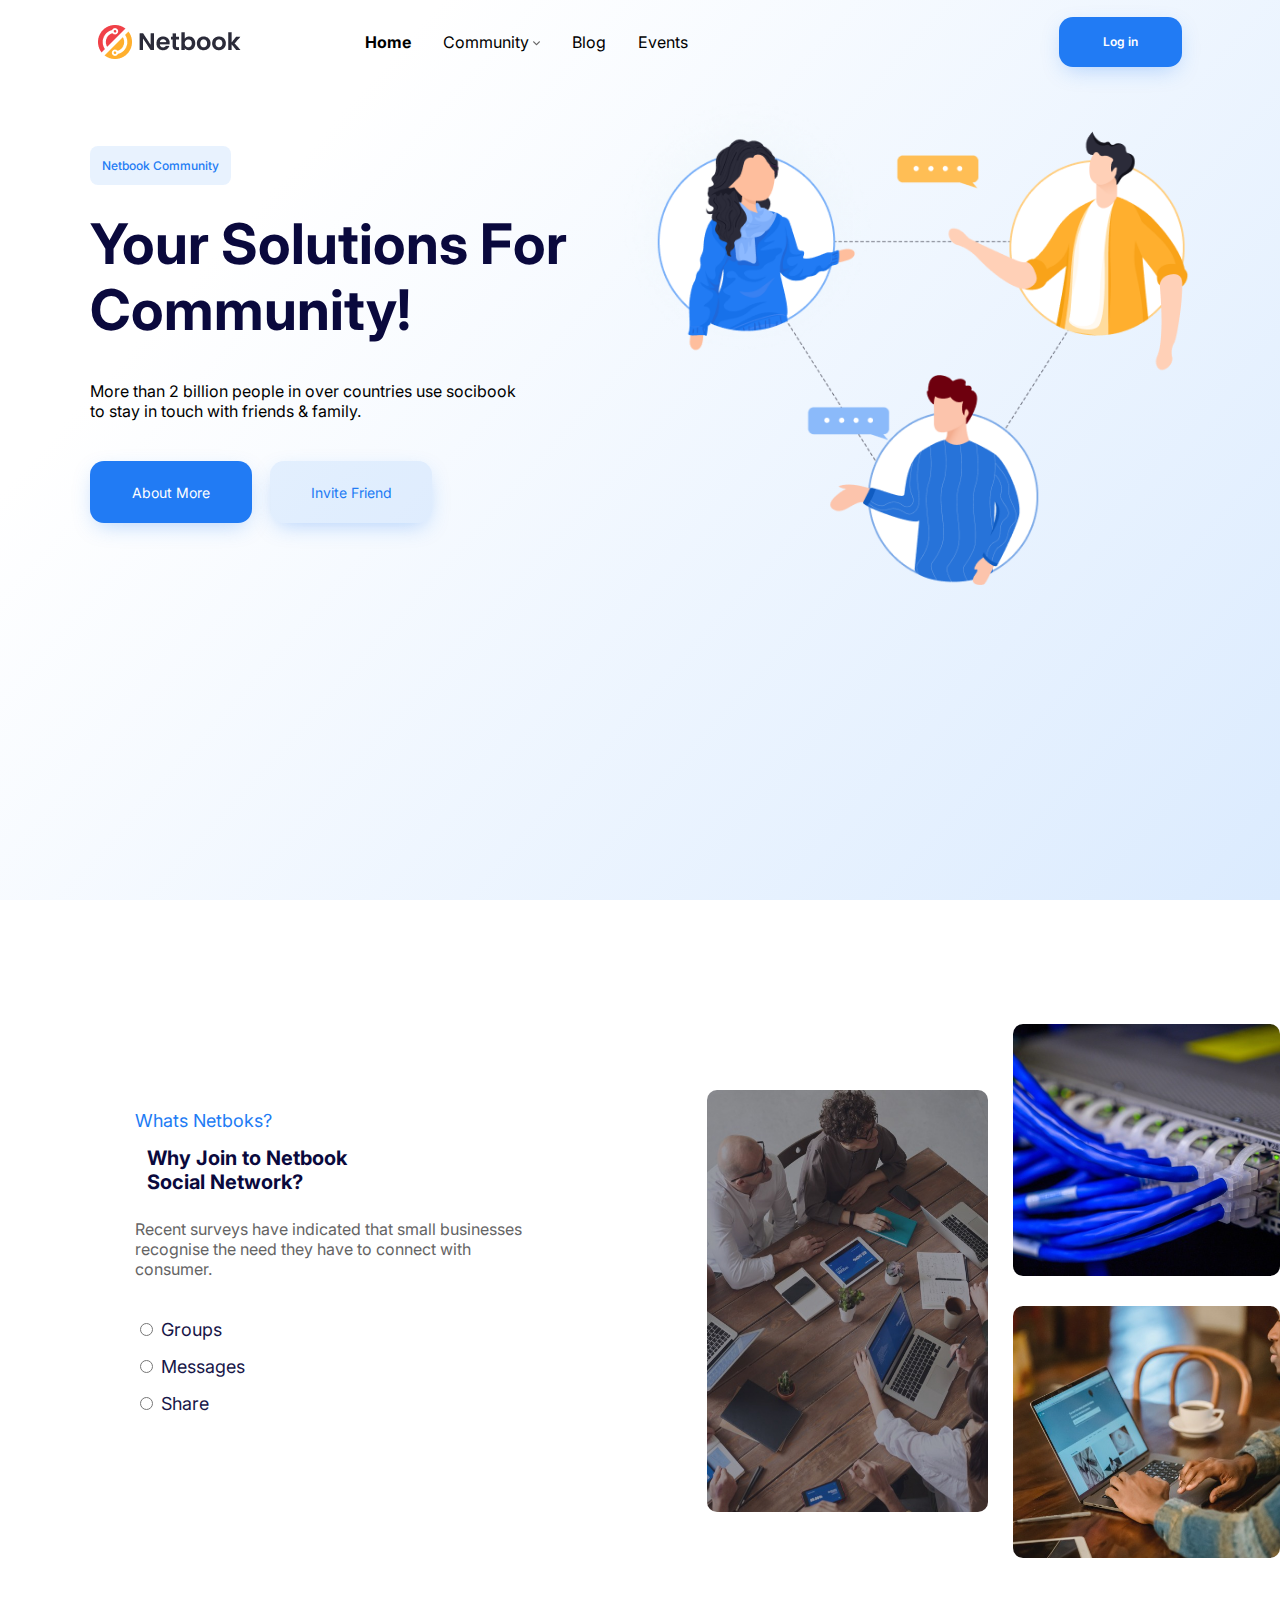
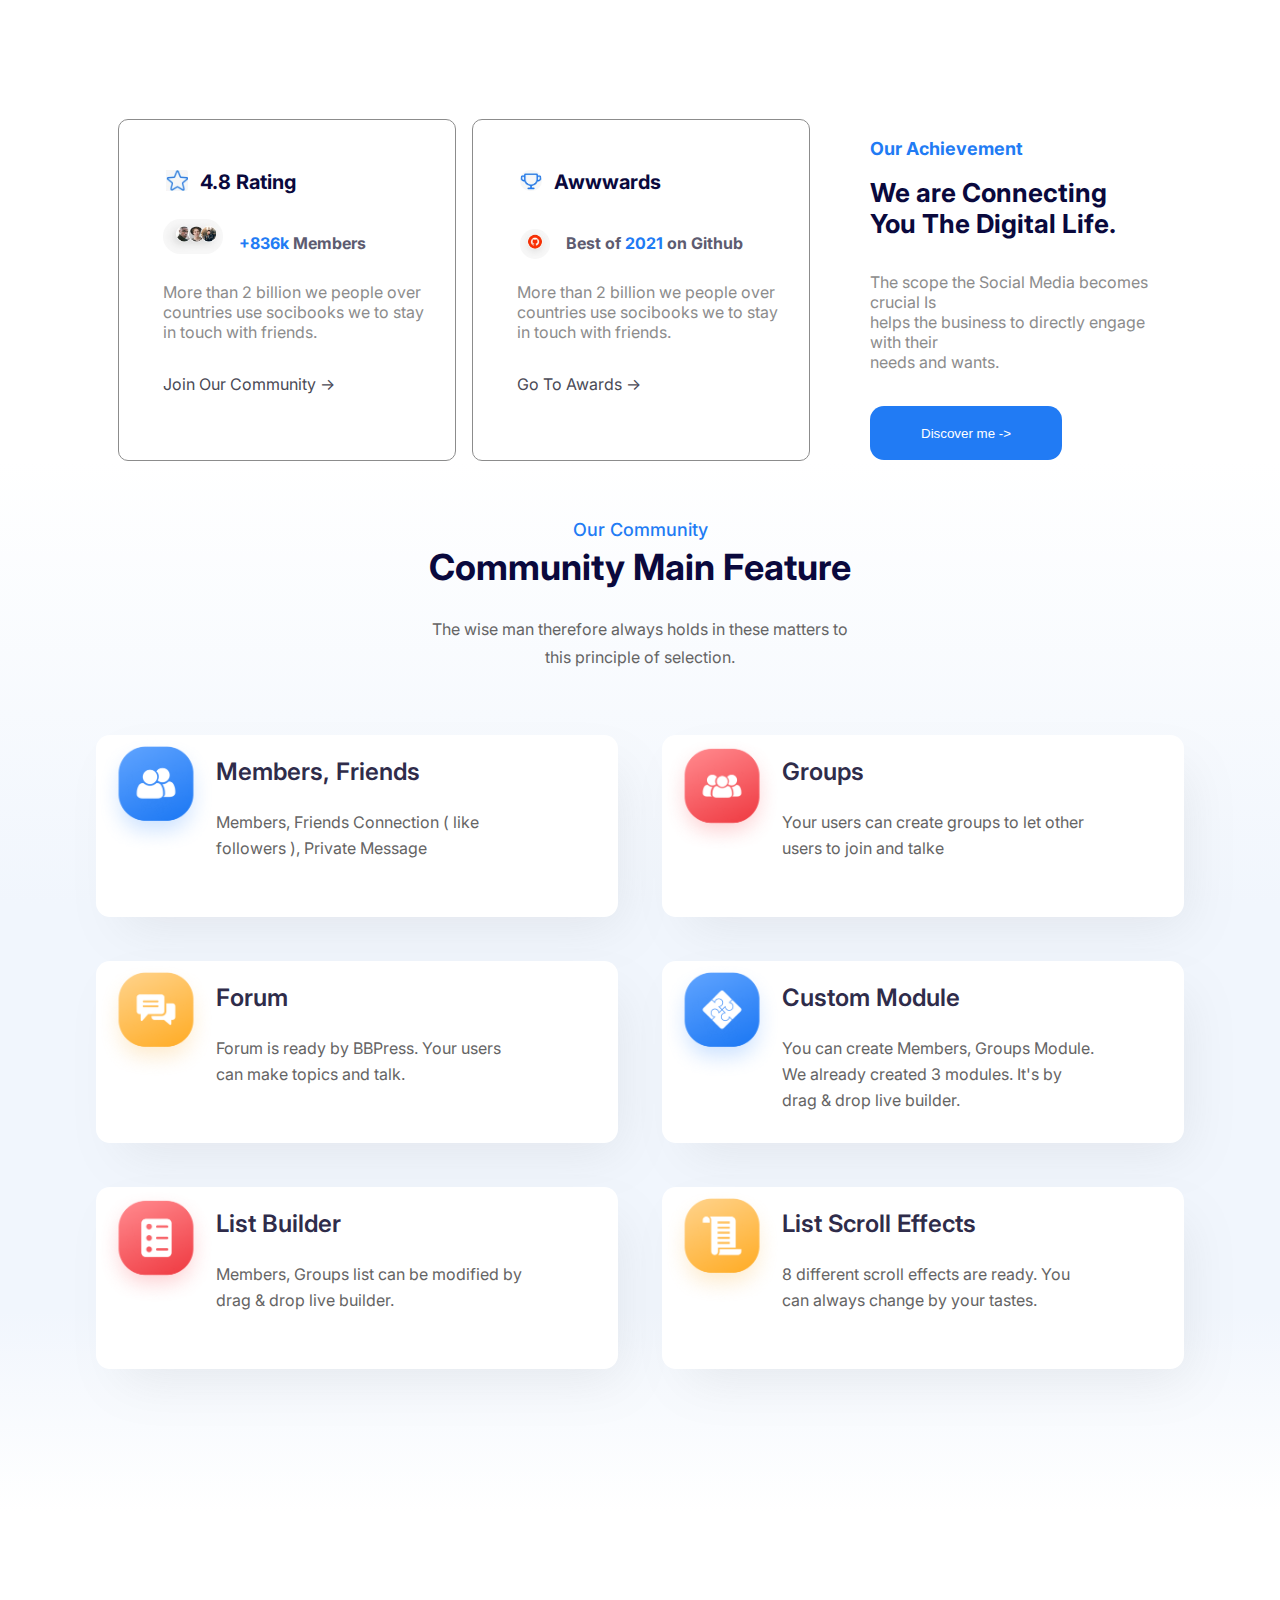
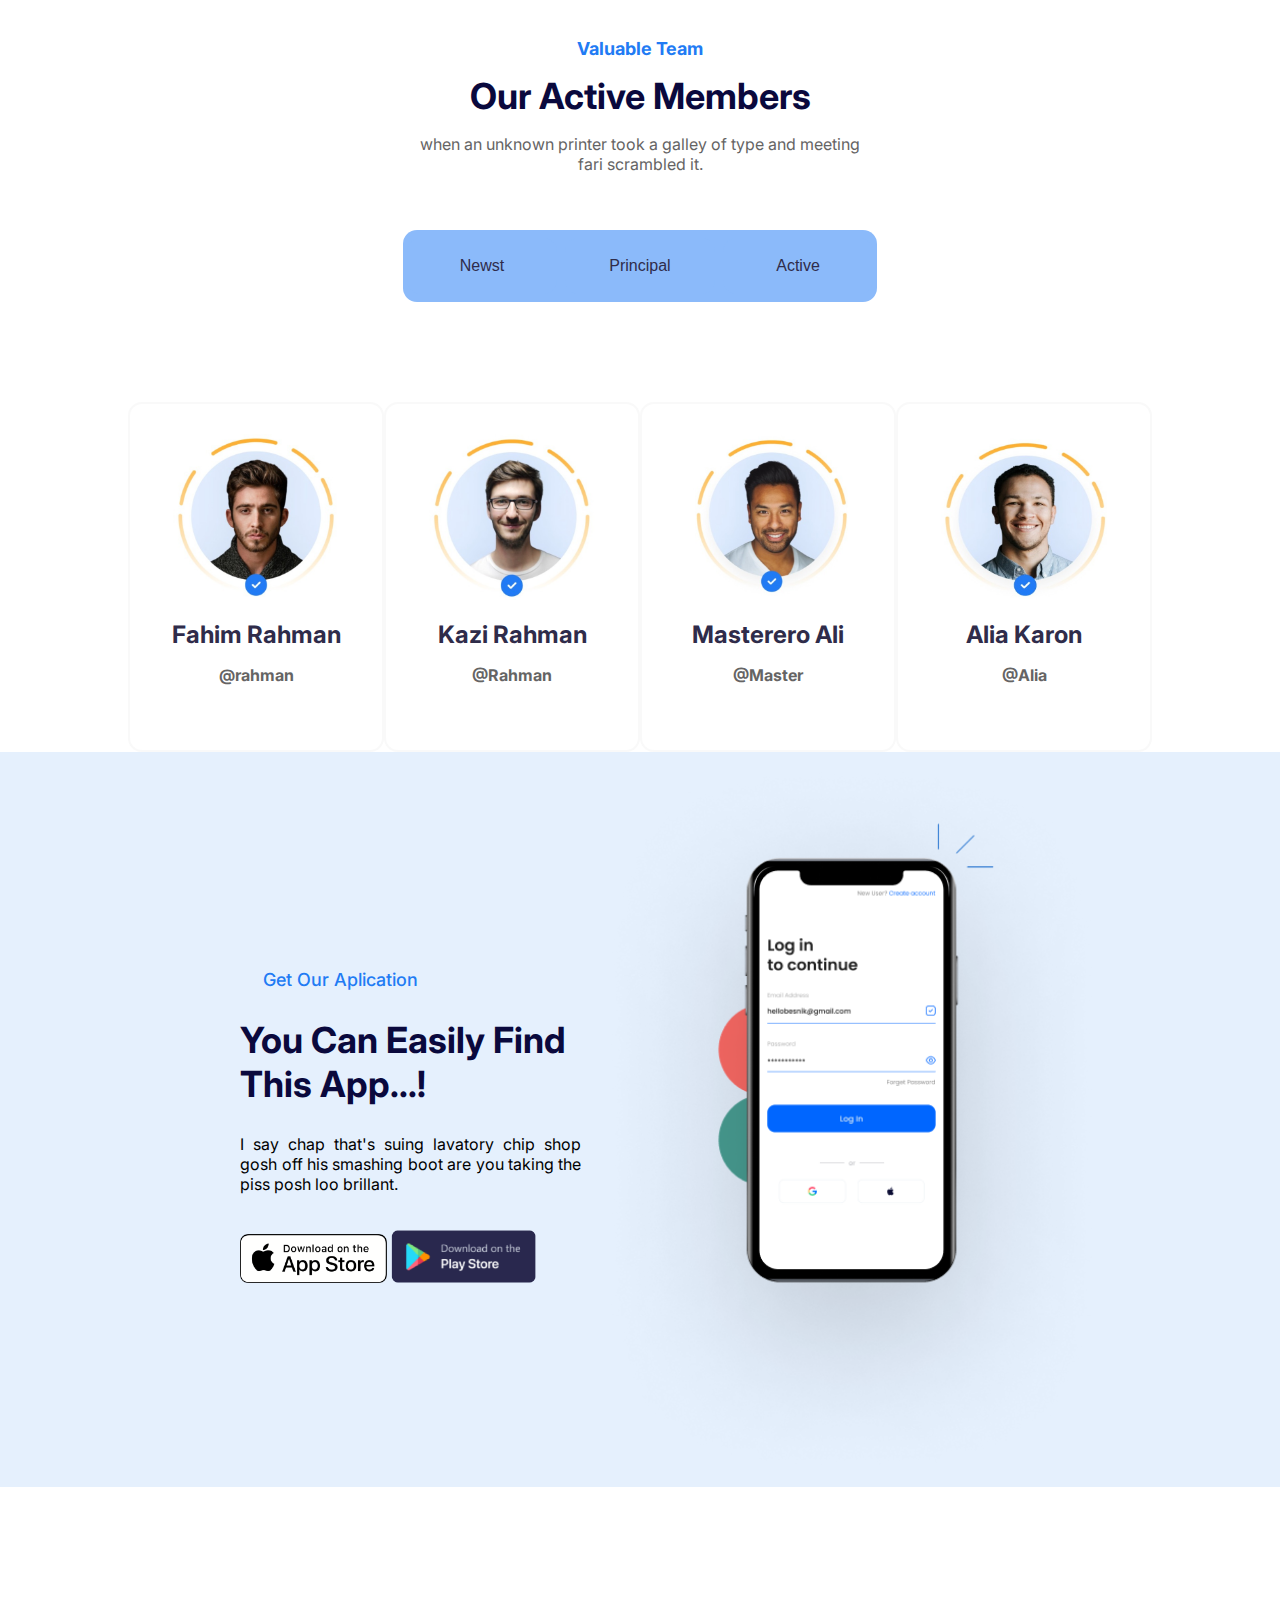
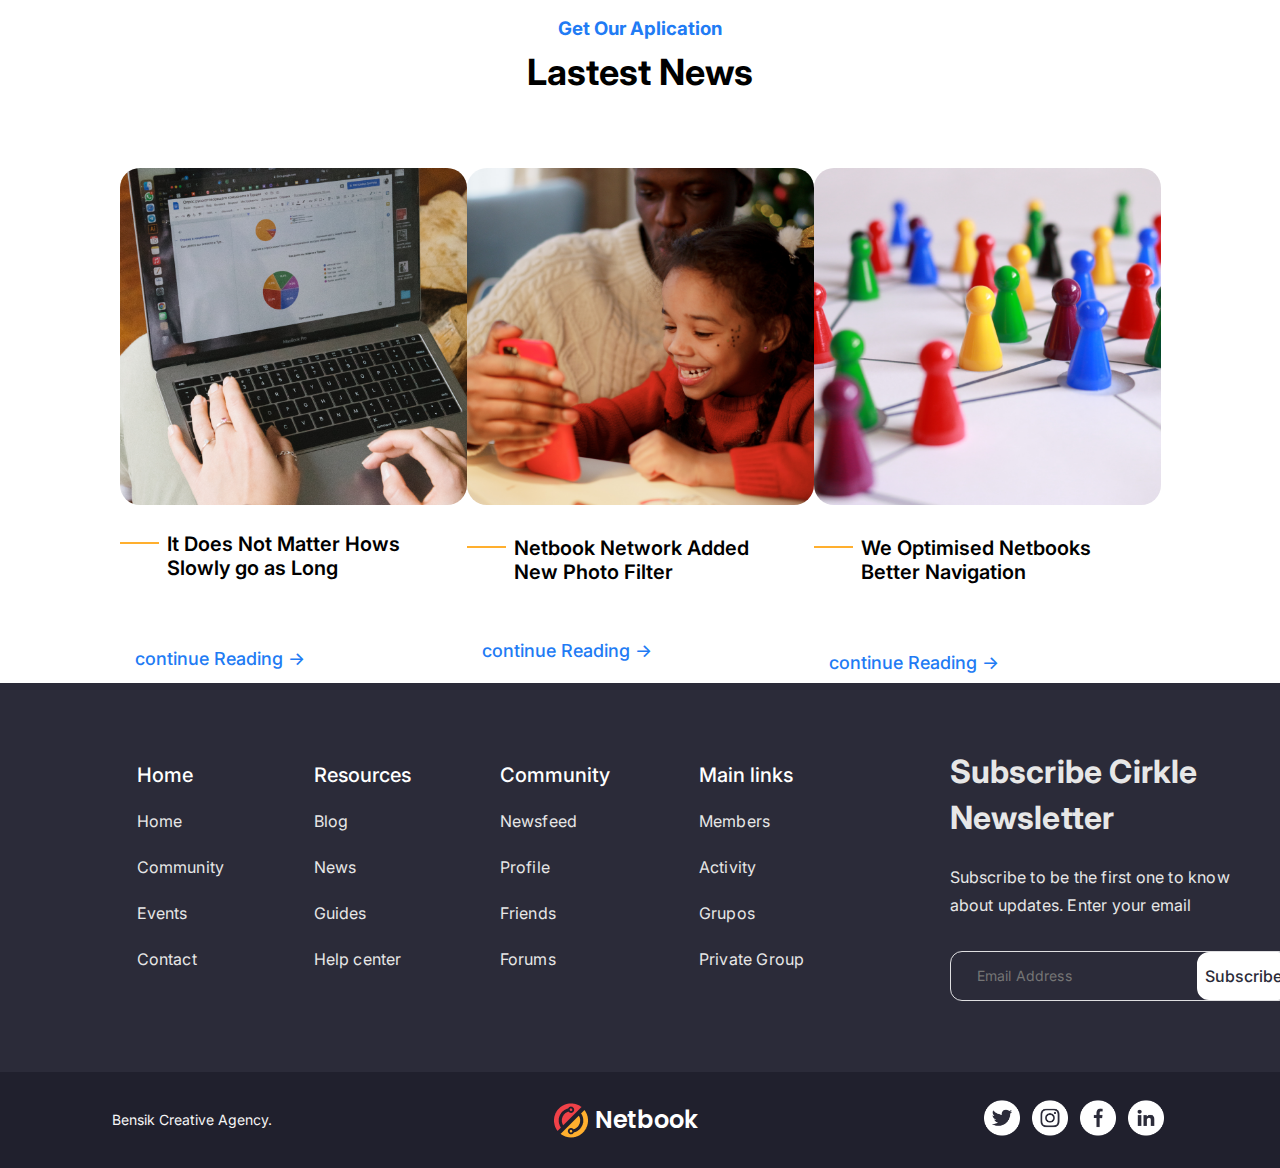
<file: index.html>
<!DOCTYPE html>
<html lang="en">

<head>
    <meta charset="UTF-8">
    <meta http-equiv="X-UA-Compatible" content="IE=edge">
    <meta name="viewport" content="width=device-width, initial-scale=1.0">
    <title>Netbook</title>
    <link rel="stylesheet" href="style.css">
</head>

<body>
    <!--criada section  primaria para definir tamanho e colocar a cor do background, depois a header que ira conter a logo e os botoes e por fim uma div para alinhar a logo-->
    <section class="sectionprimaria">
        <header class="header">
            <div class="alinharlogo">
                <img class="logo" src="img/logonetbook.png" alt="logo">
                <nav>
                    <ul>
                        <li data-gap="2"><strong>Home</strong></li>
                        <li data-gap="3">Community <img class="setacommunity" src="img/setaparabaixo.png"></li>
                        <li data-gap="4">Blog</li>
                        <li data-gap="5">Events</li>
                    </ul>
                </nav>
            </div>
            <a href="#" class="botaonav">Log in</a>
        </header>
        <!--criada div home que ira conter 2 divs em coluna dentro uma com os botoes o titulo e um texto e outra div para imagem-->
        <div class="home">
            <div class="colunadebotoesetitulo">
                <a href="#" class="botaonetcommunity">
                    Netbook Community
                </a>
                <H1 class="titulohome">Your Solutions For<br> Community!</H1>
                <p class="pdahome">More than 2 billion people in over countries use socibook<br> to stay in touch with
                    friends & family.
                </p>
                <div class="botoeshome">
                    <a href="#" class="botaoaboutmore">About More</a>
                    <a href="#" class="invitefriend">Invite Friend</a>
                </div>
            </div>
            <div>
                <img class="imagemhome" src="img/3avatar.png" alt="logohome">
            </div>

    </section>

    <!-- html da parte sobre nos-->

    <section id="article">
        <div id="principal">
            <p id="pergunta"> Whats Netboks?</p>
            <h1 id="titulo"> Why Join to Netbook<br>
                Social Network?</h1>
            <p id="paragrafo"> Recent surveys have indicated that small businesses<br>
                recognise the need they have to connect with<br>
                consumer.</p>
            <ul id="lista">
                <li id="li">
                    <input type="radio" id="botaoradiosobrenos" name="btn-group">
                    <label for="botao">Groups</label>
                </li>
                <li id="li">
                    <input type="radio" id="botaoradiosobrenos" name="btn-group">
                    <label for="botao">Messages</label>
                </li>
                <li id="li">
                    <input type="radio" id="botaoradiosobrenos" name="btn-group">
                    <label for="botao">Share</label>
                </li>
            </ul>


        </div>

        <div id="centro">
            <img id="img-centro" src="./img/img (3).jpeg">
        </div>

        <div id="div-img">
            <img id="imagem-div" src="./img/img (1).jpeg">
            <img id="imagem-div" src="./img/img (2).jpeg">
        </div>

    </section>

    <!--html parte avaliacoes-->

    <section id="sectionavaliacoes">
        <div id="div2">
            <div class="header1">
                <img id="estrela" src="./img/estrela.jpeg">
                <h2 id="titulo"> 4.8 Rating</h2>
            </div>
            <div class="header1">
                <img id="perfil" src="./img/perfil.jpeg">
                <h2 id="subtitulo"> <span class="destaque">+836k</span> Members</h2>
            </div>

            <p id="paragrafo1">More than 2 billion we people over<br>
                countries use socibooks we to stay<br>
                in touch with friends.</p>

            <p id="footer2"> Join Our Community -></p>
        </div>

        <div id="div2">
            <div class="header1">
                <img id="trofeu" src="./img/trofeu.jpeg">
                <h2 id="titulo"> Awwwards</h2>
            </div>
            <div class="header1">
                <img id="git" src="./img/git.jpeg">
                <h2 id="subtitulo"> Best of <span class="destaque">2021</span> on Github</h2>
            </div>

            <p id="paragrafo1">More than 2 billion we people over<br>
                countries use socibooks we to stay<br>
                in touch with friends.</p>

            <p id="footer2"> Go To Awards -></p>
        </div>

        <div id="div3">

            <h3 id="subtitulo3"> Our Achievement </h3>
            <h1 id="titulo3"> We are Connecting <br>
                You The Digital Life.</h2>

                <p id="paragrafo1">The scope the Social Media becomes crucial Is<br>
                    helps the business to directly engage with their<br>
                    needs and wants.</p>

                <button id="botao"> Discover me -></button>
        </div>
    </section>

    <!--html parte comunidade-->

    <section class="comunidade">
        <h3 class="comunidade__titulo--top">Our Community</h3>
        <h2 class="comunidade__titulo--principal">Community Main Feature</h2>
        <article class="comunidade__titulo--sub-titulo">The wise man therefore always holds in these matters to
            this
            principle of selection.
        </article>

        <section class="comunidade__opcoes">

            <div class="comunidade__opcao--organizacao-itens">
                <div class="comunidade__opcao--background">
                    <img src="./img/members.png" alt="membros" class="comunidade__opcao--icone">
                    <div class="comunidade__opcao--organizacao">
                        <h3 class="comunidade__opcao--titulo">Members, Friends</h3>
                        <article class="comunidade__opcao--texto">Members, Friends Connection ( like followers
                            ),
                            Private Message
                        </article>
                    </div>
                </div>


                <div class="comunidade__opcao--background">
                    <img src="./img/groups.png" alt="grupos" class="comunidade__opcao--icone">
                    <div class="comunidade__opcao--organizacao">
                        <h3 class="comunidade__opcao--titulo">Groups</h3>
                        <article class="comunidade__opcao--texto">Your users can create groups to let other
                            users to
                            join and talke</article>
                    </div>
                </div>
            </div>

            <div class="comunidade__opcao--organizacao-itens">
                <div class="comunidade__opcao--background">
                    <img src="./img/forum.png" alt="forum" class="comunidade__opcao--icone">
                    <div class="comunidade__opcao--organizacao">
                        <h3 class="comunidade__opcao--titulo">Forum</h3>
                        <article class="comunidade__opcao--texto">Forum is ready by BBPress. Your users can make
                            topics and talk.</article>
                    </div>
                </div>

                <div class="comunidade__opcao--background">
                    <img src="./img/costum.png" alt="custom" class="comunidade__opcao--icone">
                    <div class="comunidade__opcao--organizacao">
                        <h3 class="comunidade__opcao--titulo">Custom Module</h3>
                        <article class="comunidade__opcao--texto">You can create Members, Groups Module. We
                            already
                            created 3 modules. It's by drag & drop live builder.</article>
                    </div>
                </div>
            </div>

            <div class="comunidade__opcao--organizacao-itens">

                <div class="comunidade__opcao--background">
                    <img src="./img/list builder.png" alt="List Builder" class="comunidade__opcao--icone">
                    <div class="comunidade__opcao--organizacao">
                        <h3 class="comunidade__opcao--titulo">List Builder</h3>
                        <article class="comunidade__opcao--texto">Members, Groups list can be modified by
                            drag &
                            drop live builder.</article>
                    </div>
                </div>


                <div class="comunidade__opcao--background">
                    <img src="./img/listScrol.png" alt="List Scroll" class="comunidade__opcao--icone">
                    <div class="comunidade__opcao--organizacao">
                        <h3 class="comunidade__opcao--titulo">List Scroll Effects</h3>
                        <article class="comunidade__opcao--texto">8 different scroll effects are ready.
                            You can always change by your tastes.</article>

                    </div>
                </div>
            </div>
        </section>

        <!-- html parte Membros -->

        <section class="sectionMembros">
            <div class="headerMembros">
                <h2 class="subtituloMembros"> Valuable Team </h2>
                <h1 class="tituloMembros"> Our Active Members</h1>
                <p class="paragrafoMembros">when an unknown printer took a galley of type and meeting<br>
                    fari scrambled it.</p>
            </div>

            <div class="botaoMembros">
                <button class="botaoM"> Newst</button>
                <button class="botaoM"> Principal</button>
                <button class="botaoM"> Active</button>
            </div>

            <div class="perfisMembros">
                <div class="perfilMembros">
                    <img class="imagemMembros" src="./img/fahim.jpeg">
                    <h1 class="nomeMembros"> Fahim Rahman </h1>
                    <h2 class="arrobaMembros"> @rahman </h2>
                </div>
                <div class="perfilMembros">
                    <img class="imagemMembros" src="./img/kazi.jpeg">
                    <h1 class="nomeMembros"> Kazi Rahman </h1>
                    <h2 class="arrobaMembros"> @Rahman </h2>
                </div>
                <div class="perfilMembros">
                    <img class="imagemMembros" src="./img/Mastereto.jpeg">
                    <h1 class="nomeMembros"> Masterero Ali </h1>
                    <h2 class="arrobaMembros"> @Master </h2>
                </div>
                <div class="perfilMembros">
                    <img class="imagemMembros" src="./img/alia.jpeg">
                    <h1 class="nomeMembros"> Alia Karon </h1>
                    <h2 class="arrobaMembros"> @Alia </h2>
                </div>
            </div>
        </section>

        <section id="Carlos">
            <div id="publicidade">
                <article class="pub__organiza">
                    <h3 class="font__publicidade pub__titulo-1">Get Our Aplication</h3>
                    <h2 class="font__publicidade pub__titulo-2">You Can Easily Find This App...!</h2>
                    <a class="font__publicidade pub-paragrafo">I say chap that's suing lavatory chip
                        shop gosh off his smashing boot are you
                        taking the piss posh loo brillant.</a>
                    <div>
                        <img class="pub__img-apst" src="./img/SeekPng.com_apple-app-store-logo_2228504.png"
                            alt="apple store">
                        <img class="pub__img-playstore" src="./img/image%20289playstore.png" alt="play store">
                    </div>
                </article>
                <div class="pub__cell-phone">
                    <img src="./img/Group 1000000840.png" alt="Cell phone">
                </div>
            </div>
        </section>

        <section id="last__news">
            <div>
                <article class="news__titulo">
                    <h3 class="news__titulo-1">Get Our Aplication</h3>
                    <h2 class="news__titulo-2 ">Lastest News</h2>
                </article>
                <div class="news__img-organiza-secao">
                    <div class="news__img-organiza">
                        <img class="news__img" src="./img/pexels-meruyert-gonullu-6589064notebook.png" alt="notebook">
                        <div class="news__line-organiza">
                            <div class="news__line"> </div>
                            <h4 class="pub__titulo-4 ">It Does Not Matter Hows Slowly go as Long</h4>
                        </div>
                        <h6 class="pub__titulo-1">continue Reading → </h5>
                    </div>
                    <div>
                        <img class="news__img" src="./img/pexels-cottonbro-6140202child.png" alt="child studing">
                        <div class="news__line-organiza">
                            <div class="news__line"> </div>
                            <h4 class="pub__titulo-4 ">Netbook Network Added New Photo Filter</h4>
                        </div>
                        <h5 class="pub__titulo-1">continue Reading →</h5>
                    </div>
                    <div>
                        <img class="news__img" src="./img/pexels-pixabay-163064pins.png" alt="pins">
                        <div class="news__line-organiza">
                            <div class="news__line"> </div>
                            <h4 class="pub__titulo-4 ">We Optimised Netbooks Better Navigation</h4>
                        </div>
                        <h6 class="pub__titulo-1">continue Reading →</h5>
                    </div>
                </div>
            </div>
        </section>

        
<!-- FOOTER INICIO -->
    

<footer>

    <!-- Section do primeiro footer. -->
    <section class="main-footer">
        <!-- Div home -->
        <div class="main-footer-menu">
            <div>
                <h1 class="main-footer-titulo">
                    Home
                </h1>
                <p class="main-footer-txt">
                    Home<br>Community<br>Events<br>Contact
                </p>
            </div>
            <!-- Div Resouces -->
            <div>
                <h1 class="main-footer-titulo">
                    Resources
                </h1>
                <p class="main-footer-txt">
                    Blog<br>News<br>Guides<br>Help center
                </p>
            </div>
            <!-- Div Community -->
            <div>
                <h1 class="main-footer-titulo">
                    Community
                </h1>
                <p class="main-footer-txt">
                    Newsfeed<br>Profile<br>Friends<br>Forums
                </p>
            </div>
            <!-- Div Main Links -->
            <div>
                <h1 class="main-footer-titulo">
                    Main links
                </h1>
                <p class="main-footer-txt">
                    Members<br>Activity<br>Grupos<br>Private Group
                </p>
            </div>
        </div>
    <!-- Div Subscribe, acima do campo de entrada pro e-mail e botão. -->
        <div class="footer-txt-receber-email">
            <h1 class="footer-txt-email-1">
                Subscribe Cirkle<br>Newsletter
            </h1>
            <p class="footer-txt-receber-email-2">
                Subscribe to be the first one to know<br>about updates. Enter your email
            </p>
            <!-- Div pro campo de entrada de e-mail e botão. -->
            <div class="footer-receber-email-input">
                <input class="footer-receber-email-campo-txt" type="text" placeholder="Email Address">
                <button class="footer-receber-email-input-botton">Subscribe</button>

            </div>
        </div>
    </section>

    <!-- Section do Footer Secundário -->
    <section class="footer-sec">

        <p class="footer-sec-txt">
            Bensik Creative Agency.
        </p>
        <!-- Logo principal. -->
        <figure class="footer-logo">
            <img src="img/logo.png" alt="NETBOOK LOGO" title="Netbook"/>
            <figcaption class="footer-sec-txtlogo">Netbook</figcaption>
        </figure>
        <!-- Logos menores das redes sociais. -->
        <div>
            <img class="footer-icons" src="./img/icone_twitter.png" alt="TWITTER LOGO" title="Twitter"/>
            <img class="footer-icons" src="./img/icone_instagram.png" alt="INSTAGRAM LOGO" title="Instagram"/>
            <img class="footer-icons" src="./img/icone_facebook.png" alt="FACEBOOK LOGO" title="Facebook"/>
            <img class="footer-icons" src="./img/icone_linkedin.png" alt="LINKEDIN LOGO" title="LinkedIn"/>
        </div>

    </section>

</footer>
  

<!-- FOOTER FIM -->


</body>

</html>
</file>
<file: style.css>
/*importando a fonte*/
    @import url('https://fonts.googleapis.com/css2?family=Inter:wght@100;200;300;400;500;600;700;800;900&display=swap');
    @import url('https://fonts.googleapis.com/css2?family=Dongle:wght@300;400;700&family=Poppins:ital,wght@0,100;0,200;0,300;0,400;0,500;0,600;0,700;0,800;0,900;1,100;1,200;1,300;1,400;1,500;1,600;1,700;1,800;1,900&display=swap');

    /*colocando a fonte na pagina inteira*/

    body {
        font-family: 'Inter', sans-serif;
        border: 0;
        padding: 0;
        margin: 0;
    }

    /*colocando o background com gradient no header e na home*/

    .sectionprimaria {
        height: 100vh;
        background: linear-gradient(311.76deg, #D4E7FE -15.24%, #FFFFFF 78.85%);
    }

    /*alinhando o header*/

    .header {
        display: flex;
        align-items: center;
        justify-content: space-around;
        padding: 1rem;
        gap: 13rem;
    }

    /*alinhando a logo*/

    .alinharlogo {
        display: flex;
        align-items: center;
        gap: 0.75rem;
    }

    /*estilizando a nav que contem os 4 botoes*/
    nav {
        display: flex;
        justify-content: space-between;
        align-items: center;
    }

    nav ul {
        align-items: center;
        display: flex;
        list-style: none;
        gap: 32px;
    }

    li[data-gap="1"] {
        padding-left: 0px;
    }

    li[data-gap="2"] {
        padding-left: 72px;
    }

    li[data-gap="3"] {
        padding-left: 0px;
    }

    li[data-gap="4"] {
        padding-left: 0px;
    }

    .setacommunity {
        padding-bottom: 0.1rem;
    }

    /* estilizando o botao log in */

    .botaonav {
        width: 123px;
        height: 50px;

        background: #217BF4;
        box-shadow: 0px 7px 22px -6px rgba(33, 123, 244, 0.34);
        border-radius: 14px;
        font-family: 'Inter';
        font-weight: 600;
        font-size: 12px;
        line-height: 50px;
        text-align: center;
        color: #FFFFFF;
        text-decoration: none;
    }

    /*alinhando a div pai da home*/

    .home {
        display: flex;
        align-items: center;
        justify-content: center;
    }

    /*dimensionando a imagem da home*/

    .imagemhome {
        width: 585px;
        height: 501px;
    }

    /* editando o 1 botao o titulo o texto e os 2 botoes a baixo do texto */

    .colunadebotoesetitulo {
        height: 366px;
        width: 515px;
    }

    .botaonetcommunity {
        padding: 0.750rem;
        width: 177px;

        background-color: rgba(33, 123, 244, 0.1);
        border-radius: 8px;
        text-decoration: none;
        font-family: 'Inter';
        font-style: normal;
        font-weight: 500;
        font-size: 12px;
        line-height: 12px;
        /* identical to box height, or 100% */
        color: #217BF4;
    }

    .titulohome {
        width: 515px;
        height: 132px;
        font-family: 'Inter';
        font-style: normal;
        font-weight: 700;
        font-size: 56px;
        line-height: 66px;
        /* or 118% */
        color: #0A093D;
    }

    .pdahome {
        padding-bottom: 1.5rem;
    }

    .botaoaboutmore {
        padding: 1.000rem;
        width: 162px;
        height: 62px;
        box-sizing: border-box;
        background: #217BF4;
        box-shadow: 0px 7px 22px -6px rgba(33, 123, 244, 0.34);
        border-radius: 14px;
        font-family: 'Inter';
        font-style: normal;
        font-weight: 400;
        font-size: 14px;
        line-height: 31px;
        /* identical to box height, or 100% */
        text-align: center;
        color: #FFFFFF;
        text-decoration: none;
    }

    .invitefriend {
        padding: 1.000rem;
        width: 162px;
        height: 62px;
        box-sizing: border-box;
        background: rgba(33, 123, 244, 0.1);
        box-shadow: 0px 7px 22px -6px rgba(33, 123, 244, 0.34);
        border-radius: 14px;
        font-family: 'Inter';
        font-style: normal;
        font-weight: 400;
        font-size: 14px;
        line-height: 31px;
        /* identical to box height, or 100% */
        text-align: center;
        color: #217BF4;
        text-decoration: none;
    }

    .botoeshome {
        display: flex;
        gap: 1.125rem;
    }

    /*estização parte sobre nos */

    #lista {
        list-style: none;
        padding: 0px;
        margin-left: 0px;
    }

    #principal {
        margin-top: 192px;
        margin-left: 135px;
        margin-right: 0px;
        width: 500px;

    }

    #pergunta {
        color: #217BF4;
        font-size: 18px;
        margin-bottom: 15px;
    }

    #titulo {
        color: #0A093D;
        font-size: 36px;
        margin-bottom: 25px;
        margin-top: 0px;
    }

    #paragrafo {
        color: #656464;
        font-size: 16px;
        margin-top: 0px;
        margin-bottom: 40px;
    }

    #lista {
        color: #171648;
        font-size: 18px;
    }

    #li {
        margin-bottom: 16px;
    }

    #imagem-div {
        border-radius: 10px;
        width: 267px;
        height: 252px;
        display: flex;
        flex-direction: column;
        margin-bottom: 30px;

    }

    #div-img {
        justify-content: space-around;
        margin-top: 124px;
        margin-right: 0px;

    }

    #article {
        display: flex;

    }

    #img-centro {
        border-radius: 10px;
        width: 281px;
        height: 422px;

    }

    #centro {
        margin-top: 190px;
        padding-right: 25px;
        padding-left: 175px;

    }

    /* estilizacao parte avaliacoes */

    #div2:hover {
        border: 1px solid #ccc;
        box-shadow: 2px 2px 4px rgba(0, 0, 0, 0.4);
        width: 336px;
        height: 340px;
        border-radius: 10px;
        display: flex;
        flex-direction: column;
        justify-content: center;
    }

    .header1 {
        display: flex;
    }

    #estrela {
        width: 22px;
        height: 21px;
        border-radius: 3px;
        padding-left: 47px;
    }

    #perfil {
        width: 60px;
        height: 35px;
        border-radius: 500px;
        margin-left: 44px;
    }

    #titulo {
        color: #0A093D;
        font-size: 20px;
        margin-top: 0px;
        padding-left: 12px;
    }

    .destaque {
        color: #217BF4;
    }

    #subtitulo {
        font-size: 16px;
        color: #5D5B70;
        padding-left: 16px;
    }

    #paragrafo1 {
        font-size: 16px;
        color: #8C8C8C;
        padding-left: 44px;
    }

    #footer2:hover {
        font-size: 16px;
        color: #217BF4;
        padding-left: 44px;
    }

    #sectionavaliacoes {
        display: flex;
        justify-content: center;
        gap: 1rem;
        align-items: center;
        margin-top: 131px;

    }

    #git {
        margin-left: 47px;
        width: 30px;
        height: 30px;
        border-radius: 50px;
        margin-top: 10px;
    }

    #trofeu {
        margin-left: 47px;
        width: 22px;
        height: 21px;
        border-radius: 50px;
    }

    #div2 {
        border: 1px solid #8C8C8C;
        width: 336px;
        height: 340px;
        border-radius: 10px;
        display: flex;
        flex-direction: column;
        justify-content: center;
    }

    #footer2 {
        font-size: 16px;
        color: #4A4A56;
        padding-left: 44px;
    }

    #div3 {
        width: 336px;
        height: 340px;
        border-radius: 10px;
        display: flex;
        flex-direction: column;
        justify-content: center;
    }

    #subtitulo3 {
        font-size: 18px;
        color: #217BF4;
        padding-left: 44px;
    }

    #titulo3 {
        font-size: 26px;
        color: #0A093D;
        padding-left: 44px;
        margin-top: 0px;
    }

    #botao {
        width: 192px;
        height: 58px;
        border-radius: 14px;
        border: none;
        background-color: #217BF4;
        color: white;
        margin-left: 44px;
        margin-top: 18px;
    }

    /*COMUNIDADE STYLE JOAO */


    .comunidade {
        height: 1069px;
        padding-left: 174px;
        padding-right: 174px;
        display: flex;
        flex-direction: column;
        align-items: center;
        background: linear-gradient(0deg, rgba(241, 246, 253, 0) 1.63%, #F1F6FD 20.5%, #F1F6FD 58.57%, #FFFFFF 100%);
    }

    .comunidade__opcoes {
        margin-top: 64px;
    }

    .comunidade__opcao--background {
        width: 522px;
        height: 182px;
        background: #FFFFFF;
        box-shadow: 14px 22px 52px -12px rgba(127, 127, 127, 0.13);
        border-radius: 14px;
        display: flex;
        align-content: space-around;
        transition: all 0.3s;
    }

    .comunidade__opcao--background:hover {
        background-color: rgba(0, 72, 168, 0.10);
    }

    .comunidade__opcao--icone {
        width: 120px;
        height: 120px;
    }

    .comunidade__opcao--organizacao-texto {
        display: flex;
        flex-direction: column;
    }

    .comunidade__opcao--organizacao-itens {
        margin-bottom: 44px;
        gap: 44px;
        display: flex;
    }

    .comunidade__opcao--titulo {
        font-weight: 600;
        font-size: 24px;
        line-height: 26px;
        color: #2F2C4A;
    }

    .comunidade__opcao--texto {
        font-weight: 400;
        font-size: 16px;
        line-height: 26px;
        color: #656464;
        width: 315px;
    }

    .comunidade__titulo--top {
        font-weight: 500;
        font-size: 18px;
        line-height: 18px;
        color: #217BF4;
        margin-top: 60px;
        margin-bottom: 0%;
    }

    .comunidade__titulo--principal {
        font-style: normal;
        font-weight: 700;
        font-size: 36px;
        line-height: 36px;
        color: #0A093D;
        margin-top: 10px;
    }

    .comunidade__titulo--sub-titulo {
        font-weight: 400;
        font-size: 16px;
        line-height: 28px;
        color: #656464;
        text-align: center;
        width: 420px;
    }


    a.extcomunity:link {
        color: #ff0000;
        text-decoration: none;
    }

    a.extcomunity:visited {
        color: black;
        text-decoration: none;
    }

    /* css Membros*/

    .headerMembros {
        padding-top: 210px;
        justify-content: center;
        align-items: center;
        text-align: center;
    }

    .subtituloMembros {
        font-size: 18px;
        color: #217BF4;
    }

    .tituloMembros {
        font-size: 36px;
        color: #0A093D;
        margin: 0px;
    }

    .paragrafoMembros {
        font-size: 16px;
        color: #656464;
    }

    .botaoMembros {
        margin-top: 40px;
        width: 474px;
        height: 72px;
        background-color: #8BBAFA;
        border-radius: 14px;
        display: flex;
        align-items: center;
        justify-content: space-around;
    }

    .botaoM {
        border-radius: 14px;
        color: #2F2C4A;
        background-color: #8BBAFA;
        width: 150px;
        height: 56px;
        border: none;
        font-size: 16px;
    }

    .botaoM:hover {
        border-radius: 14px;
        color: #2F2C4A;
        background-color: #217BF4;
        width: 150px;
        height: 56px;
        border: none;
        font-size: 16px;
    }

    .perfisMembros {
        display: flex;
        padding-top: 100px;
        justify-content: space-between;
        width: 80vw;
    }

    .perfilMembros {
        width: 270px;
        height: 316px;
        border-radius: 14px;
        border: 2px solid rgba(243, 243, 243, 0.5);
        text-align: center;
        padding-top: 30px;
    }

    .imagemMembros {
        border-radius: 30px;
        width: 166px;
        height: 166px;
    }

    .nomeMembros {
        font-size: 24px;
        color: #2F2C4A;
    }

    .arrobaMembros {
        font-size: 16px;
        color: #656464;
        font-style: normal;
    }

    .perfilMembros:hover {
        width: 270px;
        height: 316px;
        border-radius: 14px;
        border: 2px solid rgba(243, 243, 243, 0.5);
        text-align: center;
        padding-top: 30px;
        box-shadow: 0px 34px 68px rgba(116, 115, 128, 0.1);
    }

    .sectionMembros {
        display: flex;
        flex-direction: column;
        justify-content: center;
        align-items: center;
    }

    /*Carlos inicio*/

    #Carlos {
        display: flex;
        justify-content: center;
    }

    #publicidade {
        display: flex;
        background-color: #e5f0fd;
        align-items: center;
        justify-content: space-between;
        padding-left: 24.5rem;
    }


    .font__publicidade {
        font-family: 'Inter', sans-serif;
    }

    .pub-paragrafo {
        font-size: 16px;
        font-weight: 400;
        flex-wrap: wrap;
        text-align: justify;
        color: black;
        margin-top: 18px;
        margin-bottom: 36px;
        width: 341px;
    }

    .pub__titulo-1 {
        color: #217bf4;
        text-align: center;
        font-style: normal;
        font-weight: 500;
        font-size: 18px;
        margin-bottom: 10px;
        width: 200px;
    }

    .pub__titulo-1:hover {
        cursor: pointer;
        border-radius: 10px;
        background-color: #217BF4;
        color: white;
        padding-left: 10px;
    }

    .pub__titulo-2 {
        color: #0a093d;
        font-weight: 700;
        font-size: 36px;
        margin-bottom: 10px;
        margin-top: 18px;
        width: 351px;
    }

    .news__titulo-2 {
        font-size: 36px;
        color: black;
        text-align: center;
        margin-top: 10px;
        margin-bottom: 74px;

    }

    .news__titulo-1 {
        color: #217bf4;
        text-align: center;
        margin-top: 130px;
        margin-bottom: 0;
    }

    .pub__titulo-4 {
        font-size: 20px;
        font-weight: 600;
        width: 273px;
    }

    .news__img {
        width: 347px;
        border-radius: 20px;
    }

    .pub__titulo-5 {
        font-size: 16px;
        color: #656464;
    }

    .pub__img-apst {
        width: 147px;
    }

    .pub__img-apst:hover {
        cursor: pointer;
        width: 147px;
    }

    .pub__img-playstore {
        width: 145px;
    }

    .pub__img-playstore:hover {
        cursor: pointer;
        width: 145px;
    }

    .pub__organiza {
        display: flex;
        flex: 1;
        flex-direction: column;
        align-items: flex-start;
    }

    .pub__cell-phone {
        display: flex;
        height: 734.95px;
        width: 440.5px;
        position: static;
        margin-left: 0;
        margin-right: 400px;
        margin-bottom: 0;
    }

    .news__titulo {
        display: flex;
        flex-direction: column;
        align-items: center;
        font-family: 'Inter', sans-serif;
    }

    #last__news {
        background-color: white;
    }

    .news__img-organiza {
        display: flex;
        flex-direction: column;
        flex-wrap: nowrap;
    }

    .news__img-organiza-secao {
        display: flex;
        justify-content: space-around;
    }

    .news__line {
        margin-right: 0.5rem;
        margin-top: 2.3rem;
        justify-content: center;
        width: 39px;
        border-top: 2px solid #FFAF2E;
    }

    .news__line-organiza {
        display: flex;
    }

    
    /* INICIO FOOTER - LUAN  */


.tamanho-footer
{
    height: 485px;
    width: 100%; 
}

/*MAIN FOOTER*/

.main-footer
{
    height: 389px;
    width: 100%;
    background-color: #2b2b39;
    display: flex;
    align-items: center;
   
}

.main-footer-menu
{
    margin-left: 145px;
    width: 668px;
    height: 226px;
    display: flex;
    justify-content: space-between;
}

.main-footer-titulo
{
    font-family: 'Inter';
    font-style: normal;
    font-weight: 500;
    font-size: 20px;
    line-height: 20px;  
    color: #FFFFFF;
    margin-top: 0px;
}

.main-footer-txt
{
    font-family: 'Inter';
    font-style: normal;
    font-weight: 400;
    font-size: 16px;
    line-height: 46px;
    letter-spacing: 0.0125em;
    color: #E7E7E7;
    margin-top: 0px;
}

/*FOOTER RECEBA EMAIL/INSCREVA-SE*/
.footer-txt-receber-email
{
    margin-left: 145px;
    width: 339px;
    height: 300px;
}

.footer-txt-receber-email
{
    font-family: 'Inter';
    font-style: normal;
    font-weight: 400;
    font-size: 16px;
    line-height: 46px;
    letter-spacing: 0.0125em;
    color: #E7E7E7;
    margin-top: 0px;
}

.footer-txt-receber-email-1
{
    font-family: 'Inter';
    font-style: normal;
    font-weight: 500;
    font-size: 20px;
    line-height: 32px;
    color: #FFFFFF;
    margin-top: 0px;
}

.footer-txt-receber-email-2
{
    
    font-family: 'Inter';
    font-style: normal;
    font-weight: 400;
    font-size: 16px;
    line-height: 28px;
    color: #E7E7E7;
}

.footer-receber-email-input
{
    width: 339px;
    height: 48px;
    border: 1px solid rgba(255, 255, 255, 0.85);
    margin-top: 32px;
    border-radius: 12px;
    display: flex;
    align-items: center;
    justify-content: space-between;
}

.footer-receber-email-campo-txt
{
    background: transparent;
    border: 0;
    margin-left: 24px;
    

    font-family: 'Inter';
    font-style: normal;
    font-weight: 400;
    font-size: 14px;
    line-height: 12px;
    letter-spacing: 0.0125em;
    color: #717179;
}

/*STYLE BOTTON*/

.footer-receber-email-input-botton
{
    width: 126px;
    height: 48px;
    background: #FFFFFF;
    border-radius: 12px;
    border: solid #FFFFFF;
    padding: 0px;
    margin: 0px;
    cursor: pointer;

    font-family: 'Inter';
    font-style: normal;
    font-weight: 500;
    font-size: 16px;
    line-height: 16px;  
    text-align: center;
    color: #2B2B39;
}


/*FOOTER SECUNDÁRIO*/

.footer-sec
{
    height: 96px;
    width: 100%; 
    background-color: #20202d;
    display: flex;
    align-items: center;
    justify-content: space-around;
}

.footer-logo
{
    display: flex;
    align-items: center;
    gap: 6px;
}

.footer-icons
{
    margin: 4px;
    width: 36px;
    height: 36px;
}

.footer-sec-txt
{
    font-family: 'Inter';
    font-style: normal;
    font-weight: 400;
    font-size: 14px;
    line-height: 14px;
    color: #f6f6f6;
}

.footer-sec-txtlogo
{
    font-family: 'Poppins';
    font-style: normal;
    font-weight: 600;
    font-size: 24px;
    line-height: 24px;
    color: #FFFFFF;
}

/* FIM DO FOOTER*/
</file>
